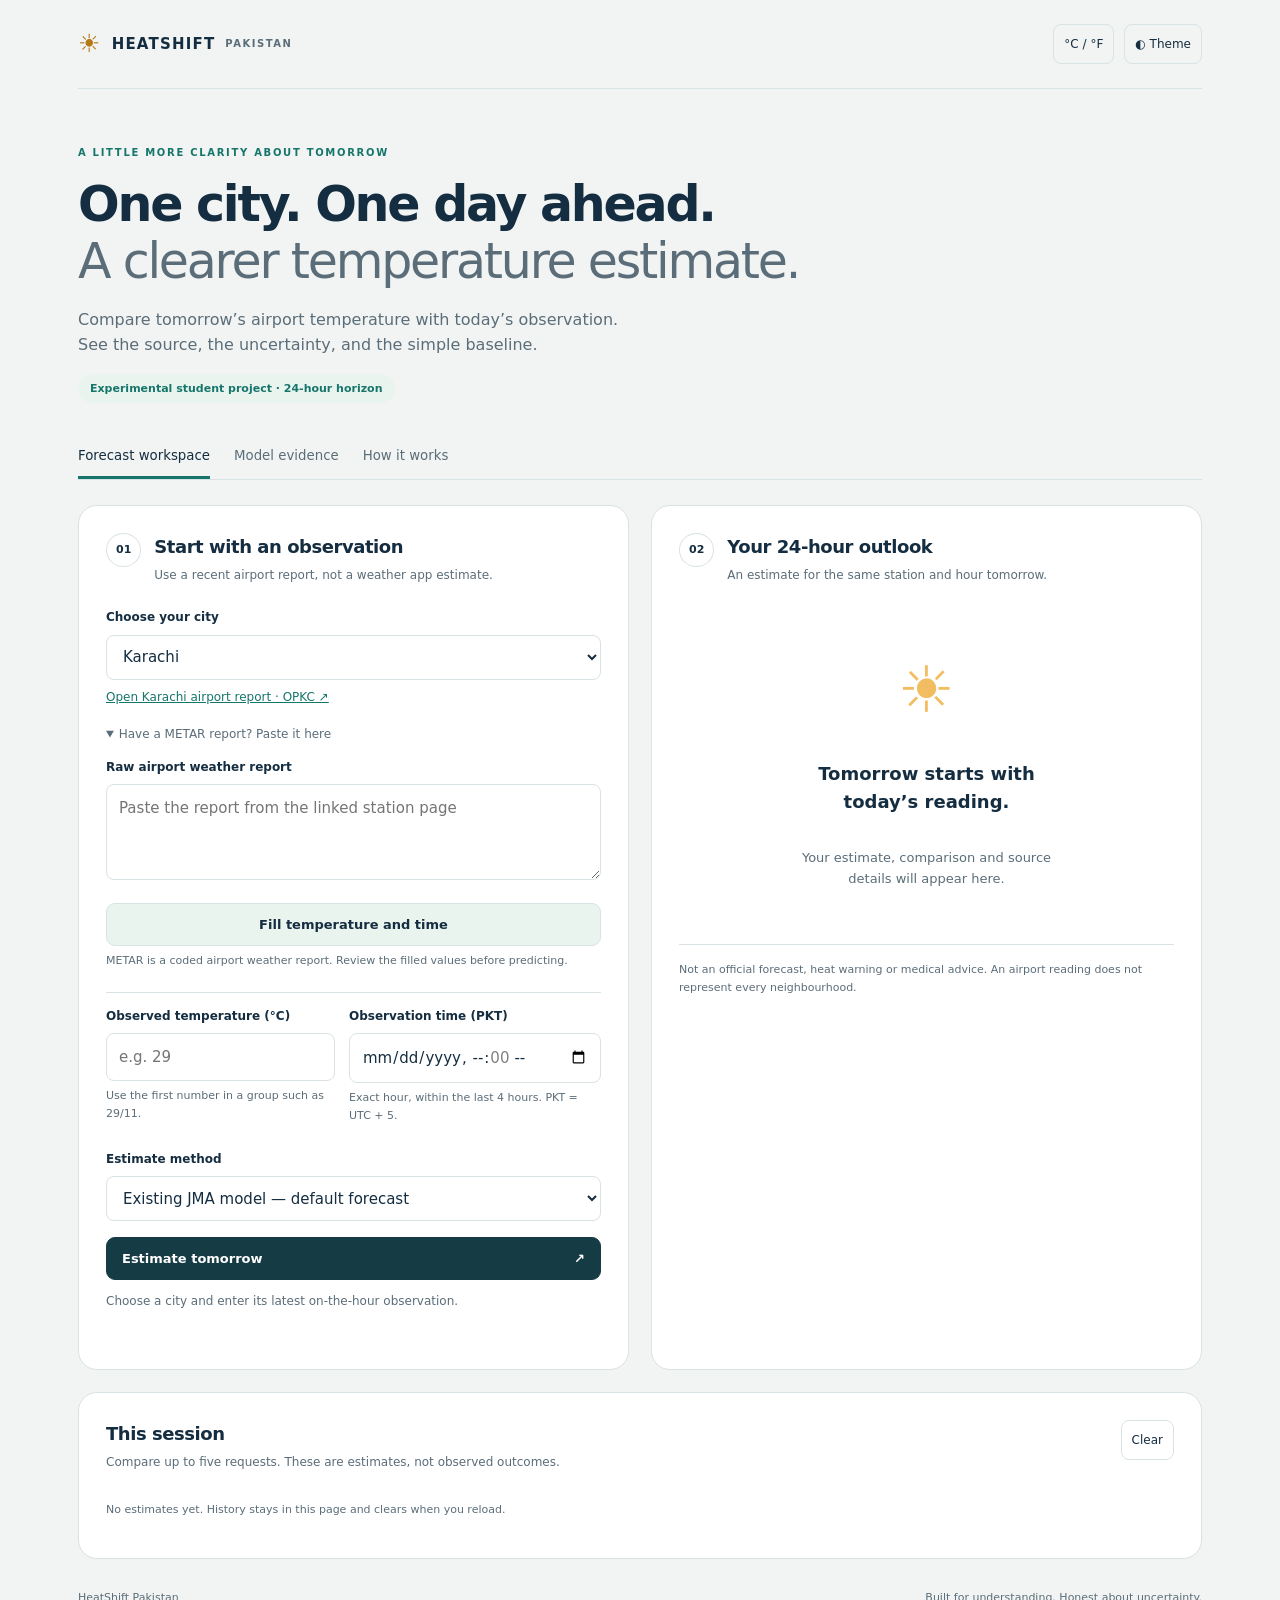
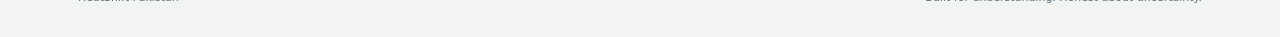
<file: HeatShift_Static_Space/index.html>
<!doctype html>
<html lang="en"><head><meta charset="utf-8"><meta name="viewport" content="width=device-width,initial-scale=1"><meta name="theme-color" content="#12283c"><title>HeatShift — Tomorrow, in perspective</title><link rel="stylesheet" href="style.css"></head>
<body><div class="shell"><header class="topbar"><a class="brand" href="#"><span class="sun" aria-hidden="true">☀</span> HEATSHIFT <small>PAKISTAN</small></a><div class="toolbar"><button id="units" class="quiet" aria-label="Switch temperature unit">°C / °F</button><button id="theme" class="quiet" aria-label="Toggle dark theme">◐ Theme</button></div></header>
<section class="hero"><p class="eyebrow">A LITTLE MORE CLARITY ABOUT TOMORROW</p><h1>One city. One day ahead.<br><span>A clearer temperature estimate.</span></h1><p>Compare tomorrow’s airport temperature with today’s observation.<br>See the source, the uncertainty, and the simple baseline.</p><span class="pill">Experimental student project · 24-hour horizon</span></section>
<nav class="tabs" aria-label="Dashboard sections"><button data-panel="forecast" class="active" aria-pressed="true">Forecast workspace</button><button data-panel="evidence" aria-pressed="false">Model evidence</button><button data-panel="about" aria-pressed="false">How it works</button></nav>
<main>
<section id="forecast" class="panel"><div class="workspace"><section class="card input-card"><div class="section-head"><span class="step">01</span><div><h2>Start with an observation</h2><p>Use a recent airport report, not a weather app estimate.</p></div></div>
<form id="forecastForm"><label for="city">Choose your city</label><select id="city"><option>Karachi</option><option>Lahore</option><option>Multan</option></select><a id="metarLink" class="source-link" target="_blank" rel="noopener">Open station observation ↗</a>
<details class="paste-box" open><summary>Have a METAR report? Paste it here</summary><label for="metar">Raw airport weather report</label><textarea id="metar" rows="3" placeholder="Paste the report from the linked station page"></textarea><button id="parseMetar" class="secondary" type="button">Fill temperature and time</button><p id="parseStatus" role="status" class="help">METAR is a coded airport weather report. Review the filled values before predicting.</p></details>
<div class="field-grid"><div><label for="temperature">Observed temperature (°C)</label><input id="temperature" type="number" step="1" min="-60" max="60" placeholder="e.g. 29" required><p class="help">Use the first number in a group such as 29/11.</p></div><div><label for="observedAt">Observation time (PKT)</label><input id="observedAt" type="datetime-local" step="3600" required><p class="help">Exact hour, within the last 4 hours. PKT = UTC + 5.</p></div></div>
<div id="weatherFields"><div class="field-grid"><div><label for="dewpoint">Dew point (°C)</label><input id="dewpoint" type="number" min="-98" max="37" step="1" placeholder="Second number in 29/11"><p class="help">A measure of moisture in the air. Report pasting fills this.</p></div><div><label for="windSpeed">Wind speed (knots)</label><input id="windSpeed" type="number" min="0" max="175" step="1" placeholder="05 in 08005KT"><p class="help">Knots are the wind-speed unit used in airport reports.</p></div></div><label for="windDirection">Wind direction (degrees, optional)</label><input id="windDirection" type="number" min="1" max="360" step="1" placeholder="080 in 08005KT; blank for VRB or calm"><p class="help">VRB means variable direction. Leave direction blank for calm wind.</p></div>
<label for="mode">Estimate method</label><select id="mode"><option value="weather">New station-weather model — no JMA request</option><option value="model" selected>Existing JMA model — default forecast</option><option value="baseline">Simple baseline only — no weather download</option></select>
<button id="predict" class="primary" type="submit">Estimate tomorrow <span aria-hidden="true">↗</span></button><p id="status" role="status" aria-live="polite" class="status">Choose a city and enter its latest on-the-hour observation.</p></form></section>
<section class="card output-card"><div class="section-head"><span class="step">02</span><div><h2>Your 24-hour outlook</h2><p>An estimate for the same station and hour tomorrow.</p></div></div><div id="result" aria-live="polite"><div class="empty"><span aria-hidden="true">☀</span><h3>Tomorrow starts with today’s reading.</h3><p>Your estimate, comparison and source details will appear here.</p></div></div><button id="download" class="secondary" hidden>Download prediction record</button><p class="disclaimer">Not an official forecast, heat warning or medical advice. An airport reading does not represent every neighbourhood.</p></section></div>
<section class="card history-card"><div class="section-head"><div><h2>This session</h2><p>Compare up to five requests. These are estimates, not observed outcomes.</p></div><button id="clearHistory" class="quiet">Clear</button></div><div id="history"><p class="help">No estimates yet. History stays in this page and clears when you reload.</p></div></section></section>
<section id="evidence" class="panel" hidden><div class="card"><p class="eyebrow">MEASURED, NOT PROMISED</p><h2>What the evidence says</h2><p>The new station-weather model uses your observed temperature, dew point and wind. The earlier JMA model remains available. Its published card reports a Karachi 2024 test error of <b>0.932°C</b>, compared with <b>0.892°C</b> for the baseline: it was worse on that comparison. The archived training features needed to independently repeat those published JMA scores are not in the inspected repository.</p><h3>New station-only training experiment</h3><p>The broader search compared 14 model settings at four fixed weights for each of two feature sets. The new browser-compatible HGB model was selected using training-fold scores. The results below use the same fixed development-validation rows.</p><div id="weatherExperiment">Loading the new weather-model results…</div><details><summary>Earlier station-only experiment</summary><div id="experiment">Loading recorded training results…</div></details><p class="help">MAE means average absolute error; lower is better. Validation has been inspected previously, so this is not a fresh final test. No locked-test, replay or reserve data was used in this experiment.</p><a href="REVIEW.md">Read the full review</a></div></section>
<section id="about" class="panel" hidden><div class="card"><p class="eyebrow">A SMALL MODEL, WITH VISIBLE LIMITS</p><h2>From observation to estimate</h2><ol class="explain"><li><b>Start with a real station reading.</b> Enter a recent whole-degree airport temperature and its exact-hour time. The report is entered manually; it is not independently authenticated by this page.</li><li><b>Retrieve the forecast context.</b> Open-Meteo provides ten JMA GSM previous-day forecast fields for the target hour. At least eight and the temperature field must be available. Missing optional fields use the model’s saved training medians.</li><li><b>Run the frozen model in your browser.</b> The model estimates a temperature change, which is added to your observed temperature. It does not learn from your requests. The new station-weather option uses the report’s temperature, dew point and wind instead of JMA inputs.</li><li><b>Compare and keep a receipt.</b> The baseline repeats today’s reading. A historical error band is shown for the model; it does not guarantee coverage.</li></ol><p>The new station-weather model runs from the pasted report and a downloaded model file. The earlier JMA model additionally downloads forecast inputs. You can also choose baseline-only mode explicitly. We never label the baseline as an AI forecast.</p><p>Source access: <a href="https://aviationweather.gov/data/metar/" target="_blank" rel="noopener">Aviation Weather Center</a> · <a href="https://open-meteo.com/en/docs/previous-runs-api" target="_blank" rel="noopener">Open-Meteo Previous Runs API</a> (CC BY 4.0; processed into model inputs).</p></div></section>
</main><footer>HeatShift Pakistan <span>Built for understanding. Honest about uncertainty.</span></footer></div><script src="model.js"></script><script src="core.js"></script><script src="app.js"></script></body></html>
</file>
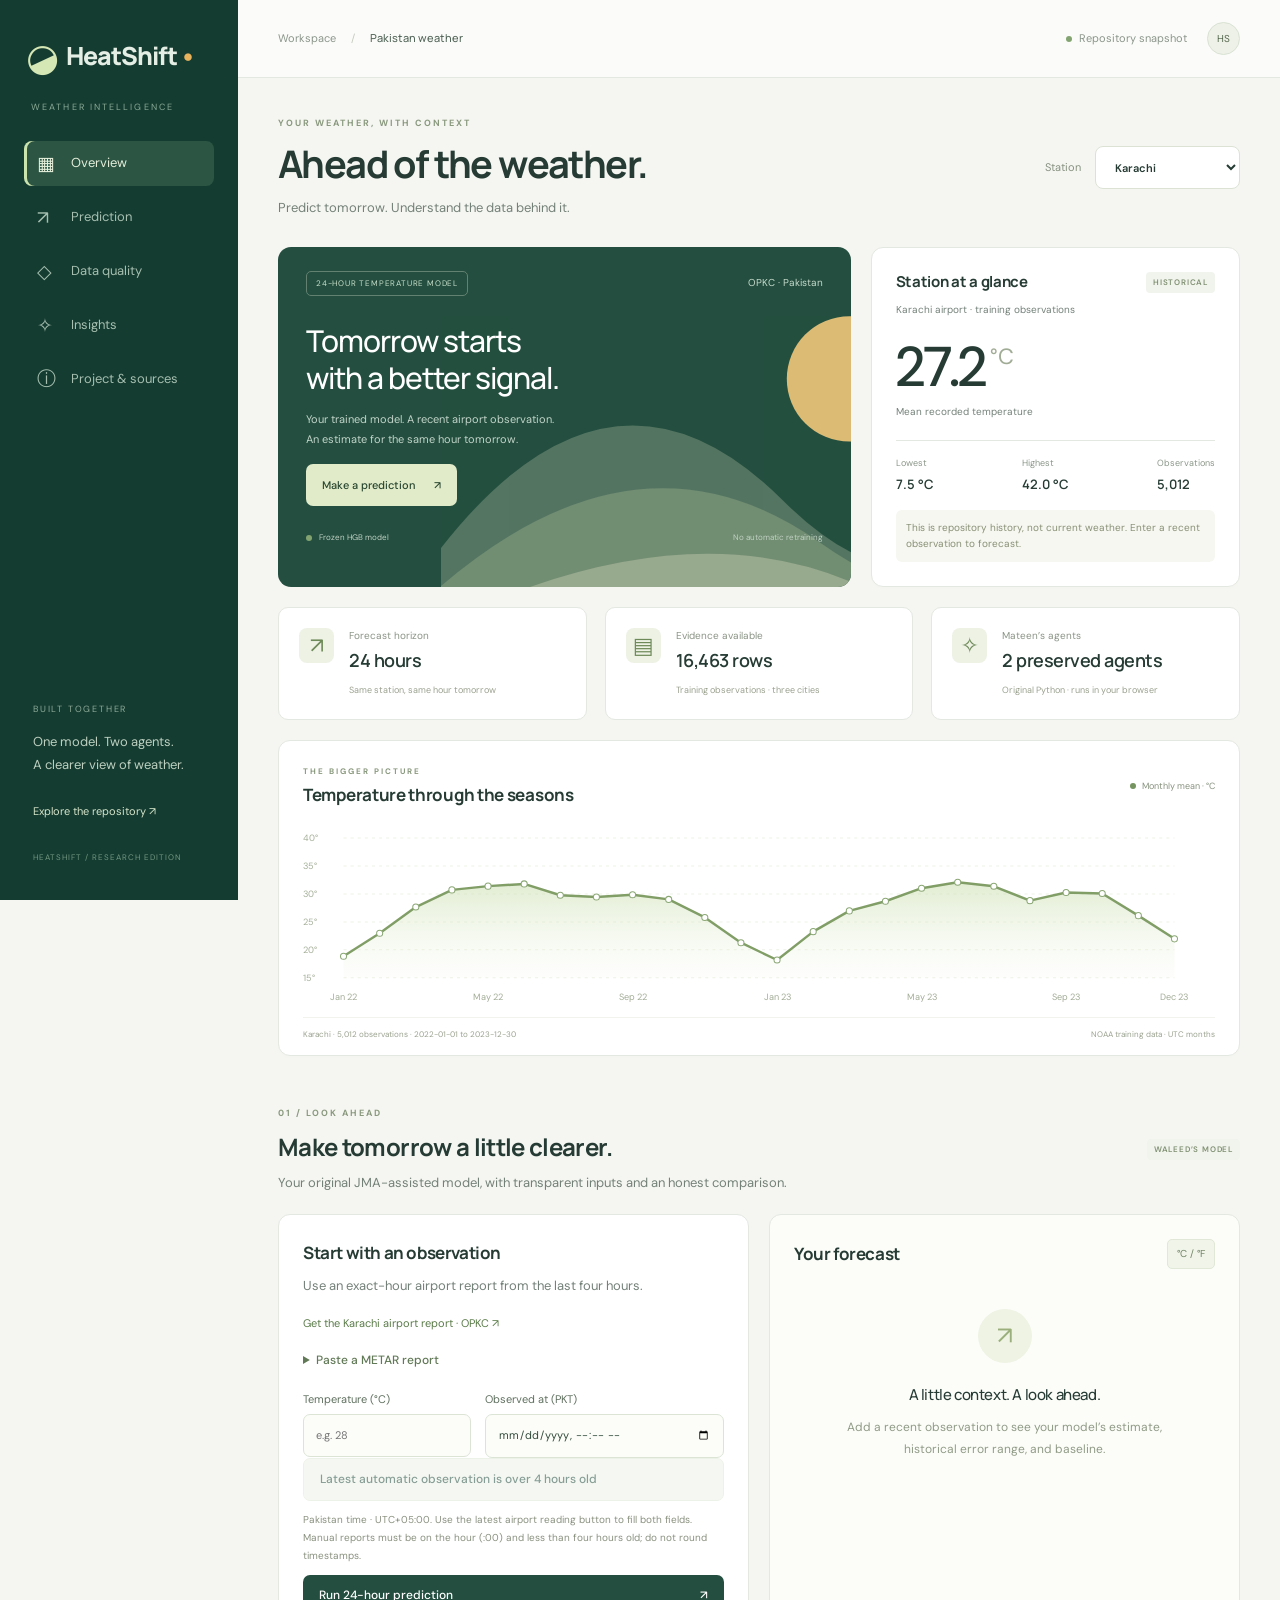
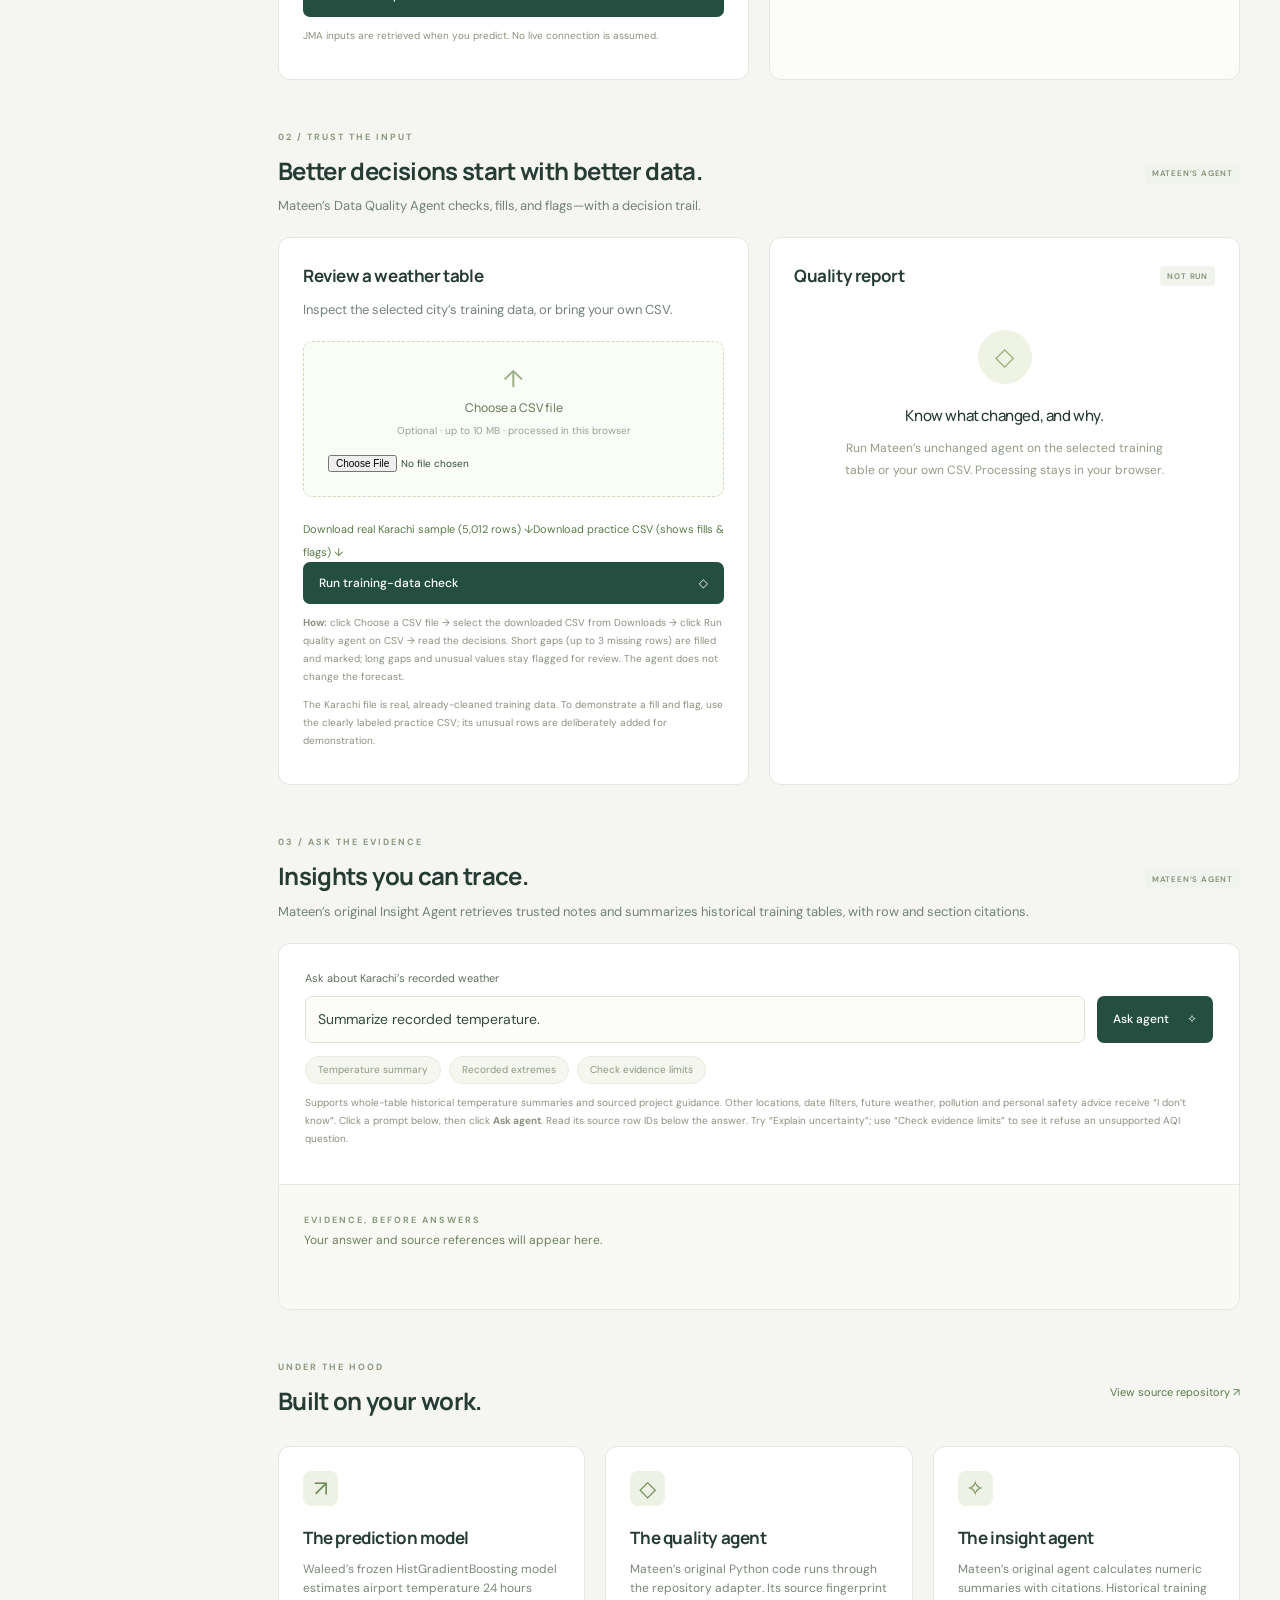
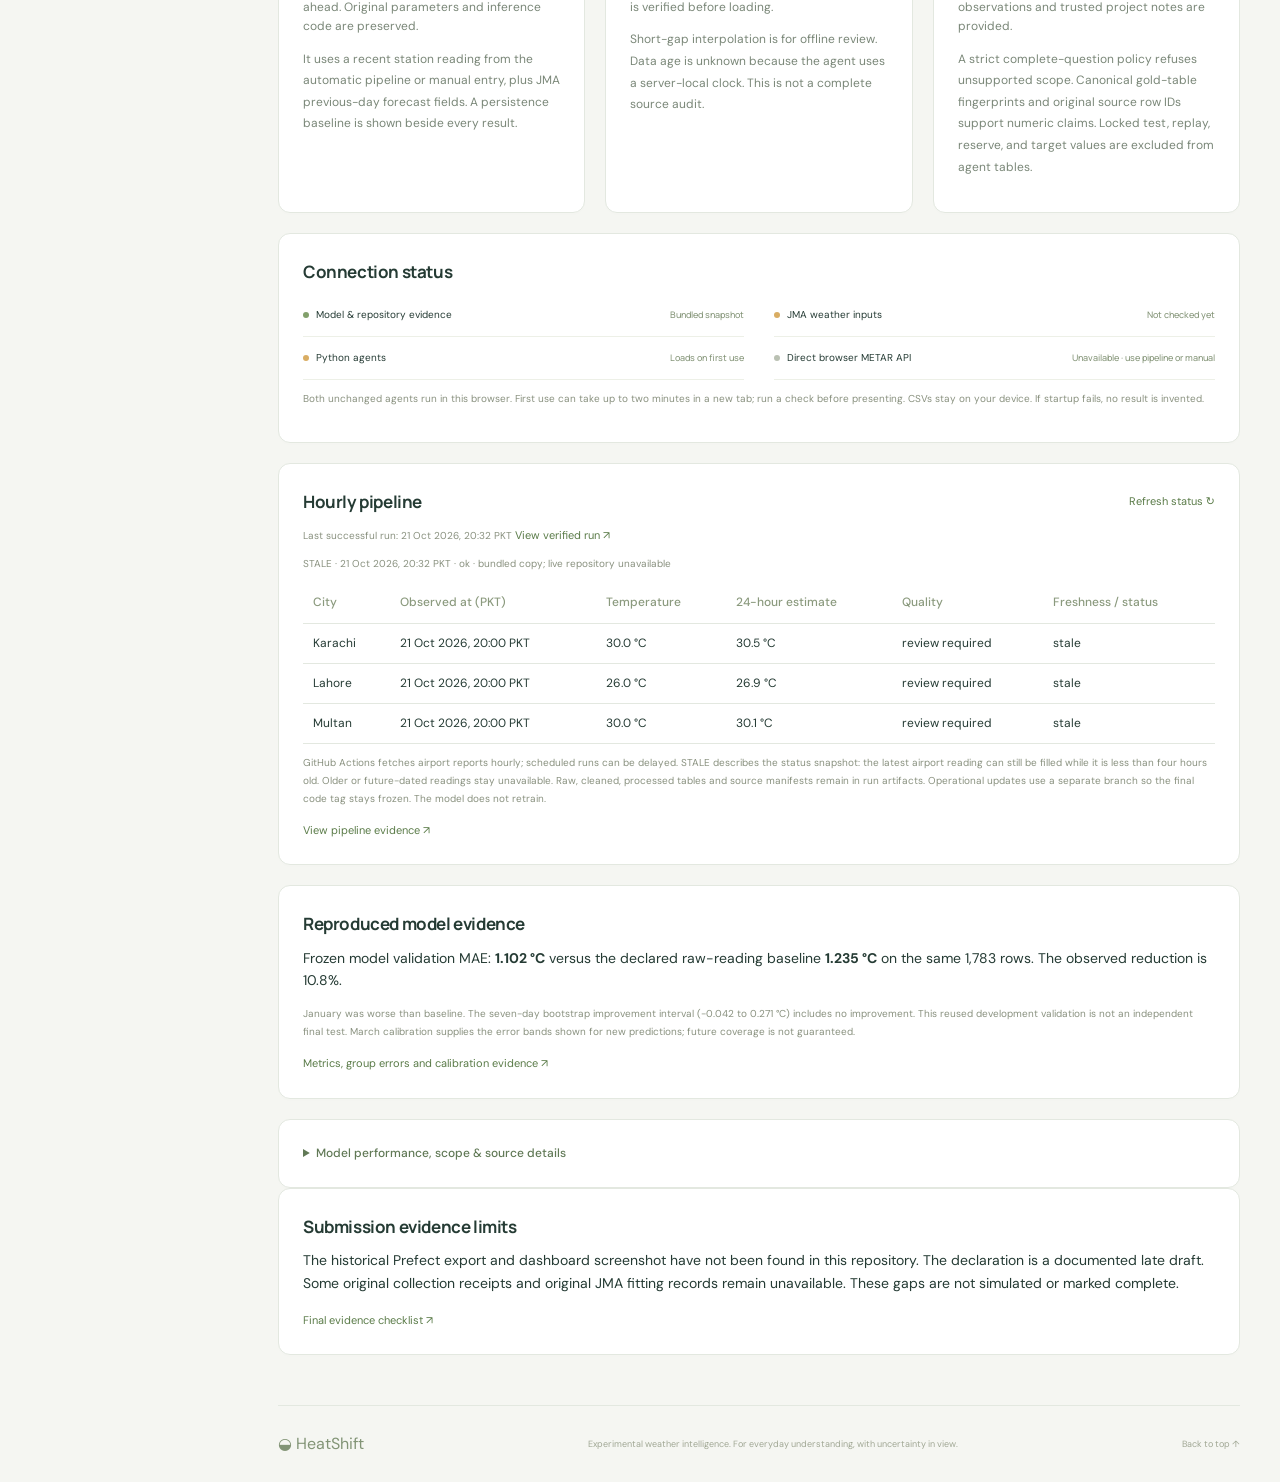
<file: HeatShift_Web/index.html>
<!doctype html>
<html lang="en"><head><meta charset="utf-8"><meta name="viewport" content="width=device-width, initial-scale=1"><meta name="theme-color" content="#173f35"><meta name="description" content="HeatShift combines a trained 24-hour temperature model with data quality and cited weather insights for Pakistan."><title>HeatShift — Weather intelligence</title><link rel="stylesheet" href="style.css"></head>
<body>
<a class="skip" href="#main">Skip to dashboard</a>
<aside class="sidebar"><a class="brand" href="#overview"><span class="brand-icon">◒</span> HeatShift<span class="brand-dot">•</span></a><span class="workspace-label">WEATHER INTELLIGENCE</span><nav aria-label="Dashboard"><a class="active" href="#overview"><span>▦</span> Overview</a><a href="#prediction"><span>↗</span> Prediction</a><a href="#quality"><span>◇</span> Data quality</a><a href="#insights"><span>✧</span> Insights</a><a href="#project"><span>ⓘ</span> Project & sources</a></nav><div class="sidebar-bottom"><span class="tiny-label">BUILT TOGETHER</span><p>One model. Two agents.<br>A clearer view of weather.</p><a href="https://github.com/waleedirfan2006-arch/Heat-Shift-" target="_blank" rel="noreferrer">Explore the repository ↗</a><span class="version">HEATSHIFT / RESEARCH EDITION</span></div></aside>
<div class="app"><header class="topbar"><span>Workspace <span class="slash">/</span> <strong>Pakistan weather</strong></span><div><span class="snapshot"><i></i> Repository snapshot</span><span class="avatar" title="HeatShift team">HS</span></div></header>
<main id="main"><section id="overview"><div class="page-heading"><div><p class="eyebrow">YOUR WEATHER, WITH CONTEXT</p><h1>Ahead of the weather.</h1><p class="muted">Predict tomorrow. Understand the data behind it.</p></div><label class="city-picker">Station <select id="city"><option>Karachi</option><option>Lahore</option><option>Multan</option></select></label></div>
<div class="overview-grid"><article class="hero"><div class="hero-top"><span class="pill light">24-HOUR TEMPERATURE MODEL</span><span id="airport">OPKC · Pakistan</span></div><div class="hero-copy"><span class="sun" aria-hidden="true">☀</span><h2>Tomorrow starts<br>with a better signal.</h2><p>Your trained model. A recent airport observation.<br>An estimate for the same hour tomorrow.</p><a class="button cream" href="#prediction">Make a prediction <span>↗</span></a></div><div class="hero-bottom"><span><i></i> Frozen HGB model</span><span>No automatic retraining</span></div><svg class="landscape" viewBox="0 0 600 320" aria-hidden="true"><circle cx="430" cy="92" r="66" fill="#f1c77c"/><path d="M0 270Q180 40 360 220T700 140V400H0" fill="#597965"/><path d="M0 310Q210 130 400 265T700 160V400H0" fill="#7a9478"/><path d="M0 350Q250 230 430 305T700 250V400H0" fill="#a5b497"/></svg></article>
<article class="card station-card"><div class="card-title"><h2>Station at a glance</h2><span class="tag">HISTORICAL</span></div><p class="muted" id="stationSub">Training observations · loading…</p><div class="historical-temp"><span id="historicalMean">—</span><small>°C</small></div><p class="muted">Mean recorded temperature</p><div class="station-range"><div><span>Lowest</span><strong id="historicalMin">—</strong></div><div><span>Highest</span><strong id="historicalMax">—</strong></div><div><span>Observations</span><strong id="rowCount">—</strong></div></div><div class="notice subtle">This is repository history, not current weather. Enter a recent observation to forecast.</div></article></div>
<div class="stat-grid"><article class="mini-card"><span class="mini-icon">↗</span><div><span>Forecast horizon</span><strong>24 hours</strong><small>Same station, same hour tomorrow</small></div></article><article class="mini-card"><span class="mini-icon">▤</span><div><span>Evidence available</span><strong>16,463 rows</strong><small>Training observations · three cities</small></div></article><article class="mini-card"><span class="mini-icon">✧</span><div><span>Mateen’s agents</span><strong>2 preserved agents</strong><small id="runtimeBrief">Original Python · runs in your browser</small></div></article></div>
<article class="card history-card"><div class="card-title"><div><p class="eyebrow">THE BIGGER PICTURE</p><h2>Temperature through the seasons</h2></div><span class="legend"><i></i> Monthly mean · °C</span></div><div id="chart" class="chart" aria-label="Historical monthly temperature chart"></div><div class="chart-foot"><span id="chartScope">Loading repository observations…</span><span>NOAA training data · UTC months</span></div></article></section>
<section id="prediction" class="section"><div class="section-heading"><div><p class="eyebrow">01 / LOOK AHEAD</p><h2>Make tomorrow a little clearer.</h2><p class="muted">Your original JMA-assisted model, with transparent inputs and an honest comparison.</p></div><span class="tag">WALEED’S MODEL</span></div><div class="two-col"><article class="card"><h3>Start with an observation</h3><p class="muted">Use an exact-hour airport report from the last four hours.</p><a id="metarLink" class="text-link" target="_blank" rel="noreferrer">Get the airport report ↗</a><details><summary>Paste a METAR report</summary><label for="metar">Airport report</label><textarea id="metar" rows="2" placeholder="Paste one report for the selected airport"></textarea><button id="parseMetar" type="button" class="button secondary">Fill observation</button><p id="parseStatus" class="help" role="status"></p></details><form id="forecastForm" novalidate><div class="form-grid"><label>Temperature (°C)<input id="temperature" type="number" min="-60" max="60" step="1" placeholder="e.g. 28" required></label><label>Observed at (PKT)<input id="observedAt" type="datetime-local" step="60" required></label></div><button id="usePipelineObservation" class="button secondary wide" type="button" disabled>Latest automatic observation unavailable</button><p class="help">Pakistan time · UTC+05:00. Use the latest airport reading button to fill both fields. Manual reports must be on the hour (:00) and less than four hours old; do not round timestamps.</p><button class="button primary wide" id="predict">Run 24-hour prediction <span>↗</span></button><p id="forecastStatus" role="status" class="help">JMA inputs are retrieved when you predict. No live connection is assumed.</p></form></article><article class="card result-card"><div class="card-title"><h3>Your forecast</h3><button id="units" class="unit-button" aria-label="Toggle result temperature unit">°C / °F</button></div><div id="result" aria-live="polite"><div class="empty-state"><span>↗</span><h3>A little context. A look ahead.</h3><p>Add a recent observation to see your model’s estimate, historical error range, and baseline.</p></div></div><button id="downloadForecast" class="button secondary" hidden>Download prediction receipt ↓</button></article></div></section>
<section id="quality" class="section"><div class="section-heading"><div><p class="eyebrow">02 / TRUST THE INPUT</p><h2>Better decisions start with better data.</h2><p class="muted">Mateen’s Data Quality Agent checks, fills, and flags—with a decision trail.</p></div><span class="tag">MATEEN’S AGENT</span></div><div class="two-col"><article class="card"><h3>Review a weather table</h3><p class="muted">Inspect the selected city’s training data, or bring your own CSV.</p><label class="upload-box" for="csvFile"><span>↑</span><strong>Choose a CSV file</strong><span id="fileName">Optional · up to 10 MB · processed in this browser</span><input id="csvFile" type="file" accept=".csv,text/csv"></label><div class="sample-files"><a class="text-link" href="karachi_training_sample.csv" download>Download real Karachi sample (5,012 rows) ↓</a><a class="text-link" href="HeatShift_QA_Practice_SAMPLE_SYNTHETIC.csv" download>Download practice CSV (shows fills & flags) ↓</a></div><button id="runQuality" class="button primary wide">Run training-data check <span>◇</span></button><button id="resetFile" class="text-link" hidden>Use repository training data instead</button><p class="help" id="qualitySteps"><b>How:</b> click Choose a CSV file → select the downloaded CSV from Downloads → click Run quality agent on CSV → read the decisions. Short gaps (up to 3 missing rows) are filled and marked; long gaps and unusual values stay flagged for review. The agent does not change the forecast.</p><p class="help">The Karachi file is real, already-cleaned training data. To demonstrate a fill and flag, use the clearly labeled practice CSV; its unusual rows are deliberately added for demonstration.</p></article><article class="card"><div class="card-title"><h3>Quality report</h3><span class="tag" id="qualityState">NOT RUN</span></div><div id="qualityResult" aria-live="polite"><div class="empty-state"><span>◇</span><h3>Know what changed, and why.</h3><p>Run Mateen’s unchanged agent on the selected training table or your own CSV. Processing stays in your browser.</p></div></div><div id="qualityDownloads" hidden><label class="checkbox"><input type="checkbox" id="approveCleaned"> I reviewed the decisions and limitations.</label><div class="action-row"><button id="downloadCleaned" class="button secondary" disabled>Cleaned CSV ↓</button><button id="downloadQuality" class="button secondary">Report JSON ↓</button></div></div></article></div></section>
<section id="insights" class="section"><div class="section-heading"><div><p class="eyebrow">03 / ASK THE EVIDENCE</p><h2>Insights you can trace.</h2><p class="muted">Mateen’s original Insight Agent retrieves trusted notes and summarizes historical training tables, with row and section citations.</p></div><span class="tag">MATEEN’S AGENT</span></div><article class="card insight-card"><div class="insight-input"><label for="question">Ask about <span id="insightCity">Karachi</span>’s recorded weather</label><div class="ask-row"><input id="question" value="Summarize recorded temperature." maxlength="500"><button id="askInsight" class="button primary">Ask agent <span>✧</span></button></div><div class="chips"><button data-question="Summarize recorded temperature.">Temperature summary</button><button data-question="What are the minimum and maximum recorded temperatures?">Recorded extremes</button><button data-question="What is the air quality or AQI?">Check evidence limits</button></div><p class="help">Supports whole-table historical temperature summaries and sourced project guidance. Other locations, date filters, future weather, pollution and personal safety advice receive “I don’t know”. Click a prompt below, then click <b>Ask agent</b>. Read its source row IDs below the answer. Try “Explain uncertainty”; use “Check evidence limits” to see it refuse an unsupported AQI question.</p></div><div id="insightResult" class="insight-output" aria-live="polite"><span class="eyebrow">EVIDENCE, BEFORE ANSWERS</span><p>Your answer and source references will appear here.</p></div></article></section>
<section id="project" class="section"><div class="section-heading"><div><p class="eyebrow">UNDER THE HOOD</p><h2>Built on your work.</h2></div><a class="text-link" href="https://github.com/waleedirfan2006-arch/Heat-Shift-" target="_blank" rel="noreferrer">View source repository ↗</a></div><div class="three-col"><article class="card"><span class="mini-icon">↗</span><h3>The prediction model</h3><p>Waleed’s frozen HistGradientBoosting model estimates airport temperature 24 hours ahead. Original parameters and inference code are preserved.</p><p class="help">It uses a recent station reading from the automatic pipeline or manual entry, plus JMA previous-day forecast fields. A persistence baseline is shown beside every result.</p></article><article class="card"><span class="mini-icon">◇</span><h3>The quality agent</h3><p>Mateen’s original Python code runs through the repository adapter. Its source fingerprint is verified before loading.</p><p class="help">Short-gap interpolation is for offline review. Data age is unknown because the agent uses a server-local clock. This is not a complete source audit.</p></article><article class="card"><span class="mini-icon">✧</span><h3>The insight agent</h3><p>Mateen’s original agent calculates numeric summaries with citations. Historical training observations and trusted project notes are provided.</p><p class="help">A strict complete-question policy refuses unsupported scope. Canonical gold-table fingerprints and original source row IDs support numeric claims. Locked test, replay, reserve, and target values are excluded from agent tables.</p></article></div><article class="card connection-card"><h3>Connection status</h3><div class="connections"><div><span><i class="dot green"></i>Model & repository evidence</span><strong>Bundled snapshot</strong></div><div><span><i class="dot amber" id="jmaDot"></i>JMA weather inputs</span><strong id="jmaStatus">Not checked yet</strong></div><div><span><i class="dot amber" id="agentDot"></i>Python agents</span><strong id="agentStatus">Loads on first use</strong></div><div><span><i class="dot gray"></i>Direct browser METAR API</span><strong>Unavailable · use pipeline or manual</strong></div></div><p id="runtimeStatus" class="help" role="status">Both unchanged agents run in this browser. First use can take up to two minutes in a new tab; run a check before presenting. CSVs stay on your device. If startup fails, no result is invented.</p></article><article class="card connection-card" id="hourlyCard"><div class="card-title"><h3>Hourly pipeline</h3><button id="refreshPipeline" class="text-link">Refresh status ↻</button></div><p id="lastSuccess" class="help">Last successful run: checking…</p><p id="pipelineStatus" class="help" role="status">Checking the repository's latest hourly snapshot…</p><div id="pipelineResults"></div><p class="help">GitHub Actions fetches airport reports hourly; scheduled runs can be delayed. STALE describes the status snapshot: the latest airport reading can still be filled while it is less than four hours old. Older or future-dated readings stay unavailable. Raw, cleaned, processed tables and source manifests remain in run artifacts. Operational updates use a separate branch so the final code tag stays frozen. The model does not retrain.</p><a class="text-link" href="https://github.com/waleedirfan2006-arch/Heat-Shift-/actions" target="_blank" rel="noreferrer">View pipeline evidence ↗</a></article><article class="card connection-card"><h3>Reproduced model evidence</h3><p>Frozen model validation MAE: <b>1.102 °C</b> versus the declared raw-reading baseline <b>1.235 °C</b> on the same 1,783 rows. The observed reduction is 10.8%.</p><p class="help">January was worse than baseline. The seven-day bootstrap improvement interval (-0.042 to 0.271 °C) includes no improvement. This reused development validation is not an independent final test. March calibration supplies the error bands shown for new predictions; future coverage is not guaranteed.</p><a class="text-link" href="model_evaluation.json" target="_blank">Metrics, group errors and calibration evidence ↗</a></article><details class="card evidence-details"><summary>Model performance, scope & source details</summary><p>Reproduced January–February 2024 validation MAE against the declared raw-reading baseline, in °C (lower is better):</p><div class="table-scroll"><table><thead><tr><th>City</th><th>Original model</th><th>Persistence</th></tr></thead><tbody><tr><td>Karachi</td><td>1.031</td><td>1.368</td></tr><tr><td>Lahore</td><td>1.082</td><td>1.129</td></tr><tr><td>Multan</td><td>1.226</td><td>1.352</td></tr></tbody></table></div><p>The latest recheck uses saved archived JMA responses and unchanged model parameters; it does not tune on held-out data. Karachi was worse than persistence on the repository’s 2024 locked test (0.932 vs 0.892 °C). Historical error ranges do not guarantee future coverage.</p><p>Original model and data snapshot: <code>7bf6282b956e214438dfa89247a1a32ed238d61c</code>. Agent source: <code>165be6f1a61130e42099f9b30683f29d4820e22b</code>. The preserved integration verifies SHA-256 fingerprints.</p><p><a href="https://github.com/waleedirfan2006-arch/Heat-Shift-/blob/main/HeatShift_Static_Space/README.md" target="_blank" rel="noreferrer">Model evaluation evidence ↗</a> · <a href="integration_provenance.json" target="_blank">Integration provenance ↗</a> · <a href="https://open-meteo.com/en/docs/previous-runs-api" target="_blank" rel="noreferrer">JMA data via Open-Meteo · CC BY 4.0 ↗</a></p></details><article class="card"><h3>Submission evidence limits</h3><p>The historical Prefect export and dashboard screenshot have not been found in this repository. The declaration is a documented late draft. Some original collection receipts and original JMA fitting records remain unavailable. These gaps are not simulated or marked complete.</p><a class="text-link" href="https://github.com/waleedirfan2006-arch/Heat-Shift-/blob/main/SUBMISSION_CHECKLIST.md" target="_blank" rel="noreferrer">Final evidence checklist ↗</a></article></section><footer><a class="footer-brand" href="#overview">◒ HeatShift</a><span>Experimental weather intelligence. For everyday understanding, with uncertainty in view.</span><a href="#overview">Back to top ↑</a></footer></main></div><script src="core.js?v=time-help-v3"></script><script src="model.js"></script><script src="app.js?v=automatic-observation-v5"></script></body></html>
</file>
<file: HeatShift_Static_Space/style.css>
:root{color-scheme:light;--bg:#f1f4f3;--card:#fff;--text:#152d40;--muted:#5b6d79;--line:#d9e2e4;--accent:#16766c;--soft:#eaf4ee;--gold:#f2bd60;--input:#fff}*{box-sizing:border-box}body{margin:0;background:var(--bg);color:var(--text);font:15px/1.6 system-ui,-apple-system,Segoe UI,sans-serif}body.dark{color-scheme:dark;--bg:#101d29;--card:#192b3a;--text:#eef4f6;--muted:#adbec8;--line:#355061;--accent:#83d5be;--soft:#233e42;--input:#152736}.shell{max-width:1180px;margin:auto;padding:0 28px}.topbar{display:flex;align-items:center;justify-content:space-between;padding:24px 0;border-bottom:1px solid var(--line)}.brand{display:flex;align-items:center;gap:10px;color:var(--text);text-decoration:none;font-weight:850;letter-spacing:.08em}.brand small{font-size:10px;font-weight:600;letter-spacing:.15em;color:var(--muted)}.sun{font-size:25px;color:#b77915}.toolbar{display:flex;gap:10px}.hero{padding:46px 0 32px;position:relative}.eyebrow{font-size:10px;letter-spacing:.17em;font-weight:800;color:var(--accent)}h1{font-size:clamp(30px,4.2vw,49px);line-height:1.17;letter-spacing:-.045em;margin:15px 0}h1 span{color:var(--muted);font-weight:500}.hero>p:not(.eyebrow){color:var(--muted);font-size:16px}.pill{display:inline-block;background:var(--soft);color:var(--accent);padding:6px 12px;border-radius:20px;font-size:11px;font-weight:650}.tabs{display:flex;gap:24px;border-bottom:1px solid var(--line);margin-bottom:25px}.tabs button{border:0;border-bottom:3px solid transparent;padding:13px 0;background:none;color:var(--muted);font:600 13px inherit;cursor:pointer}.tabs button.active{color:var(--text);border-color:var(--accent)}.workspace{display:grid;grid-template-columns:1fr 1fr;gap:22px}.card{background:var(--card);border:1px solid var(--line);border-radius:19px;padding:27px}.section-head{display:flex;align-items:flex-start;gap:13px;margin-bottom:23px}.section-head h2{font-size:18px;letter-spacing:-.025em;margin:0}.section-head p{font-size:12px;color:var(--muted);margin:4px 0 0}.step{border:1px solid var(--line);border-radius:50%;font-size:11px;font-weight:700;padding:7px 9px}.field-grid{display:grid;grid-template-columns:1fr 1fr;gap:14px}label{display:block;font-weight:650;font-size:12px;margin:14px 0 7px}input,select,textarea{width:100%;padding:11px 12px;border:1px solid var(--line);border-radius:8px;color:var(--text);background:var(--input);font:inherit;min-height:45px}textarea{resize:vertical}.help{font-size:11px;color:var(--muted);margin:6px 0 12px}a{color:var(--accent)}.source-link{display:block;font-size:12px;margin:8px 0}.paste-box{padding:10px 0;border-bottom:1px solid var(--line)}summary{font-size:12px;color:var(--muted);cursor:pointer}button{cursor:pointer;font-family:inherit}button:disabled{opacity:.6;cursor:wait}.primary,.secondary{width:100%;padding:13px 15px;border-radius:9px;font-size:13px;font-weight:700;margin-top:16px}.primary{background:#153b45;color:white;border:1px solid #153b45;display:flex;justify-content:space-between}.primary:hover{background:#24535e}.secondary{background:var(--soft);color:var(--text);border:1px solid var(--line)}.quiet{border:1px solid var(--line);background:transparent;color:var(--text);border-radius:8px;padding:7px 10px;font-size:12px}.status{font-size:12px;color:var(--muted);min-height:38px}.empty{min-height:325px;display:flex;flex-direction:column;justify-content:center;align-items:center;text-align:center;padding:20px}.empty>span{font-size:64px;color:var(--gold)}.empty h3{font-size:18px;max-width:260px}.empty p{font-size:13px;color:var(--muted);max-width:280px}.disclaimer{border-top:1px solid var(--line);padding-top:16px;font-size:11px;color:var(--muted)}.result-head{display:flex;justify-content:space-between;align-items:center}.result-head h3{margin:0}.result-value{font-size:64px;font-weight:750;line-height:1.2;letter-spacing:-.07em;margin:20px 0 4px}.result-value small{font-size:26px;font-weight:500;letter-spacing:0}.result-sub{color:var(--muted);font-size:12px}.delta{display:inline-block;border-radius:8px;background:var(--soft);color:var(--accent);font-size:12px;padding:6px 10px;margin:12px 0}.comparison{display:grid;grid-template-columns:1fr 1fr;gap:10px;margin:15px 0}.metric{background:var(--bg);border-radius:10px;padding:13px}.metric span{font-size:11px;color:var(--muted);display:block}.metric strong{font-size:19px}.sources{font-size:11px;color:var(--muted);border-top:1px solid var(--line);padding-top:12px;overflow-wrap:anywhere}.error{border:1px solid #c47764;background:#fff1ea;color:#74382e;padding:15px;border-radius:10px}.history-card{margin-top:22px}.history-card .section-head{justify-content:space-between}table{width:100%;border-collapse:collapse;font-size:12px}th,td{text-align:left;padding:11px 8px;border-bottom:1px solid var(--line)}th{font-weight:650;color:var(--muted)}#history{overflow-x:auto}.explain{padding-left:22px;max-width:760px}.explain li{margin-bottom:18px}.panel>.card>h2{font-size:27px}footer{display:flex;justify-content:space-between;padding:30px 0;font-size:11px;color:var(--muted)}[hidden]{display:none!important}:focus-visible{outline:3px solid #dba940;outline-offset:3px}@media(max-width:800px){.workspace{grid-template-columns:1fr}.shell{padding:0 16px}.hero{padding-top:30px}.card{padding:22px}.empty{min-height:230px}.brand small{display:none}.tabs{gap:18px}.tabs button{font-size:12px}.field-grid{grid-template-columns:1fr}footer{gap:15px;flex-direction:column}.result-value{font-size:56px}}@media(prefers-reduced-motion:no-preference){button{transition:background .15s ease}.card{animation:appear .25s ease}@keyframes appear{from{opacity:.5;transform:translateY(5px)}to{opacity:1;transform:none}}}
/* Touch targets and narrow-screen controls. */
.quiet{min-height:40px}.tabs button{min-height:44px}select{max-width:100%;text-overflow:ellipsis}.toolbar{flex-shrink:0}button,input,select,textarea{-webkit-tap-highlight-color:transparent}@media(max-width:420px){.topbar{flex-wrap:wrap;gap:12px}.toolbar{margin-left:auto}.quiet{min-height:44px}.tabs{gap:14px}.tabs button{font-size:11px}.card{padding:18px}.comparison{grid-template-columns:1fr}.result-head{gap:8px;flex-wrap:wrap}}
</file>
<file: HeatShift_Web/style.css>
@import url('https://fonts.googleapis.com/css2?family=DM+Sans:wght@400;500;600;700&family=Manrope:wght@400;500;600;700;800&display=swap');
:root{--bg:#f5f6f2;--surface:#fff;--ink:#253b34;--muted:#748179;--line:#e3e8e0;--green:#244f40;--lime:#dbe8c7;--accent:#d38244;--sidebar:238px}*{box-sizing:border-box}html{scroll-behavior:smooth;scroll-padding-top:32px}body{margin:0;color:var(--ink);background:var(--bg);font-family:'DM Sans',system-ui,sans-serif;font-size:14px;line-height:1.6}h1,h2,h3,strong,.brand{font-family:Manrope,system-ui,sans-serif}h1,h2,h3,p{margin-top:0}h1{font-size:38px;line-height:1.2;font-weight:700;letter-spacing:-1.6px;margin-bottom:10px}h2{font-size:23px;line-height:1.35;letter-spacing:-.65px;font-weight:700;margin-bottom:8px}h3{font-size:17px;margin-bottom:9px;letter-spacing:-.4px}a{color:inherit}button,input,select,textarea{font:inherit}button,a,input,select,textarea{outline-offset:4px}button{cursor:pointer}button:disabled{cursor:wait;opacity:.55}button[hidden],[hidden]{display:none!important}.skip{position:fixed;top:-100px;z-index:20;background:white;padding:15px}.skip:focus{top:0}.sidebar{position:fixed;inset:0 auto 0 0;width:var(--sidebar);background:#153c31;color:#e5eee5;display:flex;flex-direction:column;padding:36px 24px;z-index:5}.brand{text-decoration:none;font-size:25px;letter-spacing:-1px;font-weight:800;display:flex;align-items:center;gap:10px}.brand-icon{font-size:38px;line-height:1;color:#d4e7b5;transform:rotate(-25deg)}.brand-dot{color:#e8b35d;margin-left:-8px}.workspace-label{font-size:9px;letter-spacing:2.1px;margin:24px 0 27px 7px;color:#89aa96}.sidebar nav{display:grid;gap:9px}.sidebar nav a{text-decoration:none;color:#a6bfb0;padding:12px 13px;border-radius:8px;display:flex;align-items:center;gap:14px;font-size:13px}.sidebar nav a span{font-size:19px;width:20px;line-height:1}.sidebar nav a.active,.sidebar nav a:hover{background:#2d5544;color:#e4efda}.sidebar nav a.active{box-shadow:inset 3px 0 #cbe3ac}.sidebar-bottom{margin-top:auto;padding:50px 9px 0}.tiny-label{font-size:9px;letter-spacing:1.8px;color:#8daa98}.sidebar-bottom p{font-size:13px;color:#bdd0c0;line-height:1.8;margin:12px 0 22px}.sidebar-bottom a{font-size:11px;color:#d5e5ca;text-decoration:none}.version{display:block;font-size:8px;letter-spacing:1px;color:#719681;margin-top:30px}.app{margin-left:var(--sidebar)}.topbar{height:78px;background:#fbfcf9;border-bottom:1px solid var(--line);display:flex;justify-content:space-between;align-items:center;padding:0 40px;font-size:11px;color:#8b958b}.topbar>div{display:flex;align-items:center;gap:20px}.topbar strong{color:#53655a;font-weight:500}.slash{margin:0 12px;color:#c5cabe}.snapshot{display:flex;align-items:center;gap:7px}.snapshot i,.hero-bottom i{width:6px;height:6px;border-radius:50%;background:#83a471;display:inline-block}.avatar{border:1px solid #d9e1d4;width:33px;height:33px;border-radius:50%;display:grid;place-items:center;color:#56684e;background:#eef1e7;font-size:10px}main{max-width:1450px;margin:auto;padding:38px 40px 0}.page-heading{display:flex;justify-content:space-between;align-items:center;gap:20px;margin-bottom:28px}.eyebrow{font-size:9px;font-weight:700;letter-spacing:2px;color:#8a997e;margin-bottom:11px}.muted{color:var(--muted);font-size:13px;line-height:1.7;margin-bottom:14px}.page-heading .muted{margin-bottom:0}.city-picker{font-size:11px;color:#879180;display:flex;align-items:center;gap:14px}.city-picker select{font-weight:600;padding:11px 35px 11px 15px;width:145px;color:var(--ink);background:#fff;border:1px solid #dce3d5;border-radius:8px}.overview-grid{display:grid;grid-template-columns:1.55fr 1fr;gap:20px}.hero{isolation:isolate;position:relative;overflow:hidden;border-radius:13px;min-height:338px;background:#244f40;color:#fff;padding:24px 28px 20px}.hero-top{display:flex;justify-content:space-between;font-size:10px;color:#c6dacb;align-items:center;position:relative;z-index:1;gap:10px}.pill{display:inline-flex;padding:5px 9px;border:1px solid #dde5d8;border-radius:5px;font-size:9px;letter-spacing:.8px}.pill.light{border-color:#638171;color:#c7ddc8;font-size:8px}.hero-copy{position:relative;z-index:1;margin-top:26px}.hero-copy h2{font-size:30px;font-weight:500;line-height:1.25;letter-spacing:-1px;margin-bottom:13px;max-width:340px}.hero-copy p{font-size:11px;color:#c2d4c9;line-height:1.8}.sun{position:absolute;right:14%;top:15px;font-size:44px;color:#edce8e;display:none}.button{border:0;border-radius:7px;display:inline-flex;align-items:center;justify-content:center;gap:18px;padding:12px 16px;font-weight:500;font-size:12px;text-decoration:none;line-height:1.4;min-height:42px;transition:background .15s,transform .15s}.button:hover{filter:brightness(1.06);transform:translateY(-1px)}.button.cream{color:#284630;background:#e1ebc9;margin-top:4px;font-size:11px}.button.primary{color:white;background:var(--green)}.button.secondary{color:var(--green);background:#eef3e8;border:1px solid #dfe8d7}.wide{width:100%;justify-content:space-between}.hero-bottom{position:relative;z-index:1;display:flex;gap:25px;justify-content:space-between;font-size:8px;color:#c2d2c4;margin-top:25px}.hero-bottom span:first-child{display:flex;align-items:center;gap:7px}.landscape{position:absolute;right:-160px;bottom:-9px;width:570px;height:305px;z-index:-1;opacity:.9;pointer-events:none}.card{background:var(--surface);border:1px solid var(--line);border-radius:12px;padding:24px;box-shadow:0 2px 3px #253b3402;min-width:0}.card-title{display:flex;justify-content:space-between;align-items:center;gap:12px;margin-bottom:5px}.card-title h2{font-size:15px;margin-bottom:0;letter-spacing:-.3px}.card-title h3{margin:0}.tag{font-size:8px;letter-spacing:.8px;font-weight:600;padding:4px 7px;background:#f1f4ed;color:#819173;border-radius:4px;white-space:nowrap}.station-card>.muted{font-size:10px;margin-top:8px}.historical-temp{display:flex;align-items:flex-start;gap:5px;margin-top:21px;line-height:1}.historical-temp>span{font-size:56px;font-weight:500;letter-spacing:-2px}.historical-temp small{font-size:22px;margin-top:7px;color:#a1ac96}.historical-temp+.muted{margin:8px 0 20px}.station-range{display:flex;justify-content:space-between;padding:15px 0;border-top:1px solid var(--line)}.station-range span{font-size:9px;color:#8b9789;display:block}.station-range strong{font-size:13px;font-weight:600;margin-top:4px;display:block}.notice{font-size:10px;padding:10px;border-radius:6px;line-height:1.6}.subtle{background:#f6f7f0;color:#889076}.stat-grid{display:grid;grid-template-columns:repeat(3,1fr);gap:18px;margin:20px 0}.mini-card{display:flex;align-items:flex-start;gap:15px;background:white;border:1px solid var(--line);border-radius:10px;padding:20px}.mini-icon{width:35px;height:35px;border-radius:8px;background:#edf2e5;display:inline-grid;place-items:center;color:#6f8a59;font-size:22px;flex-shrink:0}.mini-card div>span{display:block;color:#8a9485;font-size:10px}.mini-card strong{display:block;font-size:18px;font-weight:600;letter-spacing:-.5px;margin:2px 0}.mini-card small{font-size:9px;color:#9aA18f}.history-card{padding-bottom:14px}.history-card .card-title{margin-bottom:5px}.history-card h2{font-size:17px}.history-card .eyebrow{font-size:8px;margin-bottom:6px}.legend{font-size:9px;color:#87927f;display:flex;gap:6px;align-items:center;white-space:nowrap}.legend i{height:6px;width:6px;background:#75945f;border-radius:50%}.chart{width:100%;height:205px}.chart svg{width:100%;height:100%;overflow:visible}.chart-foot{display:flex;justify-content:space-between;color:#9aa28f;font-size:8px;gap:10px;border-top:1px solid #f1f3ec;padding-top:10px}.section{margin-top:50px;scroll-margin-top:25px}.section-heading{display:flex;align-items:center;justify-content:space-between;gap:20px;margin-bottom:20px}.section-heading .muted{margin-bottom:0}.section-heading h2{font-size:24px}.two-col{display:grid;grid-template-columns:1fr 1fr;gap:20px}.three-col{display:grid;grid-template-columns:repeat(3,1fr);gap:20px}.three-col p{font-size:12px;color:#7a8778}.three-col .mini-icon{margin-bottom:18px}.form-grid{display:grid;grid-template-columns:.7fr 1fr;gap:14px;margin-top:20px}label{display:block;font-size:11px;color:#5f705f}input:not([type=checkbox]),textarea,select{width:100%;border:1px solid #dce4d6;border-radius:7px;background:#fcfdf9;color:#324b3b;padding:11px 12px;min-height:43px}input:focus,textarea:focus,select:focus{border-color:#7b9669;outline:2px solid #dceacb}label input{margin-top:6px}.help{font-size:10px;color:#89917f;line-height:1.8;margin:10px 0}.text-link{color:#5a7b48;font-size:11px;border:0;background:transparent;padding:0;cursor:pointer;text-decoration:none}.text-link:hover{text-decoration:underline}details{margin-top:18px}summary{cursor:pointer;font-size:12px;color:#617956;font-weight:500}details[open] summary{margin-bottom:15px}details textarea{margin:7px 0 10px}.result-card{background:#fcfdf9}.empty-state{text-align:center;max-width:340px;margin:22px auto;padding:18px 0}.empty-state>span{display:inline-grid;place-items:center;width:54px;height:54px;border-radius:50%;background:#eef3e4;color:#9aaf7b;font-size:25px;margin-bottom:20px}.empty-state h3{font-size:15px;font-weight:500}.empty-state p{font-size:12px;color:#909b86;line-height:1.9}.unit-button{background:#f0f4e9;color:#718365;border:1px solid #e1e8d7;font-size:10px;border-radius:5px;padding:6px 9px}.result-number{font-size:70px;line-height:1.1;font-weight:500;letter-spacing:-3px;color:#365d3f;margin:22px 0 7px}.result-number small{font-size:25px;color:#94a385;letter-spacing:0}.result-target{font-size:11px;color:#8b987c}.result-metrics{display:grid;grid-template-columns:1fr 1fr;gap:16px;border-top:1px solid var(--line);padding-top:17px;margin-top:18px}.result-metrics span{font-size:10px;color:#8b967e;display:block}.result-metrics strong{display:block;font-size:17px;margin-top:5px}.result-source{font-size:10px;color:#89937d;margin:14px 0}.error{background:#fff4e8;border:1px solid #f1d6b3;color:#9c6230;border-radius:8px;padding:16px;font-size:12px;line-height:1.8}.upload-box{display:flex;align-items:center;justify-content:center;flex-direction:column;border:1px dashed #cbd9bf;background:#fafcf6;border-radius:9px;padding:18px;margin:20px 0;cursor:pointer;text-align:center}.upload-box>span:first-child{font-size:24px;color:#9aad85}.upload-box strong{font-size:12px;color:#718265;font-weight:500}.upload-box>span:last-of-type{font-size:10px;margin-top:6px;color:#96a18b}.upload-box input{font-size:10px;max-width:100%;min-height:0;padding:6px;margin-top:10px;background:transparent;border:0}#resetFile{margin-top:12px}.quality-metrics{display:grid;grid-template-columns:repeat(3,1fr);gap:12px;margin:20px 0}.quality-metrics strong{display:block;font-size:25px;font-weight:500}.quality-metrics span{font-size:9px;color:#8c9781}.decision{padding:12px 0;border-top:1px solid var(--line);font-size:11px}.decision .tag{margin-right:6px}.decision p{font-size:10px;color:#8b957e;margin:5px 0 0}.decision-list{max-height:260px;overflow:auto}.checkbox{display:flex;align-items:center;gap:8px;font-size:10px;margin:15px 0}.checkbox input{accent-color:var(--green);width:16px;height:16px}.action-row{display:flex;gap:8px;flex-wrap:wrap}.insight-card{padding:0;overflow:hidden}.insight-input{padding:26px}.ask-row{display:flex;gap:12px;margin:9px 0 13px}.ask-row input{flex:1;min-width:0}.ask-row .button{white-space:nowrap}.chips{display:flex;gap:8px;flex-wrap:wrap}.chips button{background:#f5f7ef;border:1px solid #e7ecdf;border-radius:30px;padding:5px 12px;color:#8a987a;font-size:10px}.chips button:hover{background:#e9f1dc}.insight-output{background:#f8faf3;border-top:1px solid var(--line);padding:25px;color:#6e7f60;font-size:12px;min-height:125px}.insight-output p{white-space:pre-wrap;line-height:1.9;margin-bottom:10px}.citations{font-size:10px;border-top:1px solid #e1e8d6;margin-top:15px;padding-top:12px;overflow-wrap:anywhere}.citation{display:inline-block;background:#edf2e4;padding:5px 9px;border-radius:5px;margin:4px 4px 0 0}.connection-card{margin-top:20px}.connections{display:grid;grid-template-columns:1fr 1fr;gap:0 30px}.connections>div{display:flex;justify-content:space-between;align-items:center;border-bottom:1px solid #edf0e7;padding:13px 0;gap:10px;font-size:10px}.connections strong{font-size:9px;color:#87977b;font-weight:500;text-align:right}.dot{width:6px;height:6px;border-radius:50%;display:inline-block;margin-right:7px;background:#b8bfad}.green{background:#82a06b}.amber{background:#d9ad63}.gray{background:#bac1b3}.evidence-details{font-size:12px;color:#89917d;margin-top:20px}.evidence-details code{font-size:10px;overflow-wrap:anywhere}.evidence-details a{color:#6b8b54}table{border-collapse:collapse;width:100%;font-size:12px;text-align:left}td,th{border-bottom:1px solid var(--line);padding:10px}th{font-weight:500;color:#8b9a7e}.table-scroll{overflow:auto}footer{margin-top:50px;display:flex;justify-content:space-between;align-items:center;gap:20px;padding:25px 0;border-top:1px solid var(--line);font-size:9px;color:#a0a794}footer a{text-decoration:none}.footer-brand{font-size:16px;color:#829476;white-space:nowrap}
@media(min-width:1550px){main{padding-top:45px}.hero{min-height:365px}.hero-copy{margin-top:35px}.hero-copy h2{font-size:35px}.landscape{right:-110px}.hero-bottom{margin-top:30px}.historical-temp{margin-top:30px}}
@media(max-width:1150px){:root{--sidebar:200px}.sidebar{padding:30px 18px}.brand{font-size:23px}.brand-icon{font-size:31px}main{padding:30px 26px 0}.topbar{padding:0 26px}.hero{padding:20px;min-height:345px}.hero-copy h2{font-size:26px}.hero-top{align-items:flex-start}.hero-top>span:last-child{font-size:8px}.landscape{right:-260px}.card{padding:20px}.overview-grid{grid-template-columns:1.2fr 1fr}.mini-card{gap:10px;padding:16px 12px}.mini-card strong{font-size:15px}.mini-icon{width:30px;height:30px;font-size:19px}.mini-card small{font-size:8px}.form-grid{grid-template-columns:1fr}.three-col{gap:12px}.connections{grid-template-columns:1fr}h1{font-size:33px}}
@media(max-width:850px){:root{--sidebar:0px}.sidebar{position:relative;inset:auto;width:auto;display:block;padding:18px 22px}.brand{font-size:23px}.workspace-label,.sidebar-bottom{display:none}.sidebar nav{display:flex;gap:4px;margin:15px -4px -6px;overflow:auto;padding-bottom:3px}.sidebar nav a{white-space:nowrap;font-size:10px;padding:9px 10px;gap:6px}.sidebar nav a span{font-size:15px;width:15px}.sidebar nav a.active{box-shadow:inset 0 -2px #cbe3ac}.topbar{height:55px;padding:0 22px}.topbar .snapshot{font-size:9px}.avatar{width:27px;height:27px}main{padding:28px 22px 0}.hero{min-height:330px}.hero-copy h2{font-size:28px}.overview-grid{grid-template-columns:1.3fr 1fr}.section{margin-top:38px}.section-heading h2{font-size:22px}.three-col{grid-template-columns:1fr}.three-col .card{display:block}.three-col .mini-icon{float:left;margin:0 16px 10px 0}.chart-foot{font-size:8px}footer>span{max-width:280px}}
@media(max-width:590px){h1{font-size:29px}.page-heading{align-items:flex-start;flex-direction:column;gap:19px;margin-bottom:20px}.city-picker{width:100%;justify-content:space-between}.city-picker select{width:160px}.eyebrow{font-size:8px}.overview-grid,.two-col{grid-template-columns:1fr}.hero{min-height:332px}.hero-top>span:last-child{font-size:9px}.hero-copy h2{font-size:29px}.landscape{right:-160px;width:510px;opacity:.8}.station-card{padding:23px}.historical-temp{margin-top:18px}.stat-grid{grid-template-columns:1fr;gap:9px}.mini-card{align-items:center;padding:14px 17px}.mini-card>div{display:grid;grid-template-columns:1fr 1fr;align-items:center;gap:0 10px;width:100%}.mini-card strong{font-size:15px;grid-column:2;grid-row:1;text-align:right}.mini-card small{font-size:9px;grid-column:1/3}.history-card .card-title{align-items:flex-start;flex-direction:column;gap:8px}.chart{height:185px}.chart-foot{flex-direction:column;gap:2px}.section-heading{align-items:flex-start}.section-heading>.tag{font-size:7px;margin-top:23px}.section-heading h2{font-size:22px}.section-heading>.text-link{white-space:nowrap;font-size:9px}.form-grid{grid-template-columns:.75fr 1fr}.help{font-size:10px}.ask-row{flex-direction:column}.ask-row .button{justify-content:space-between}.insight-input,.insight-output{padding:20px}.chips{gap:6px}.chips button{font-size:9px}.connections>div{font-size:9px}.topbar{font-size:9px}.topbar>div{gap:10px}.topbar .snapshot{font-size:8px}.topbar>span{max-width:180px}.slash{margin:0 5px}footer{flex-wrap:wrap;margin-top:35px;gap:12px}footer>span{order:3;max-width:none;width:100%;font-size:9px}.section{scroll-margin-top:15px}.result-number{font-size:64px}}
@media(prefers-reduced-motion:reduce){html{scroll-behavior:auto}*{transition:none!important}}
</file>
